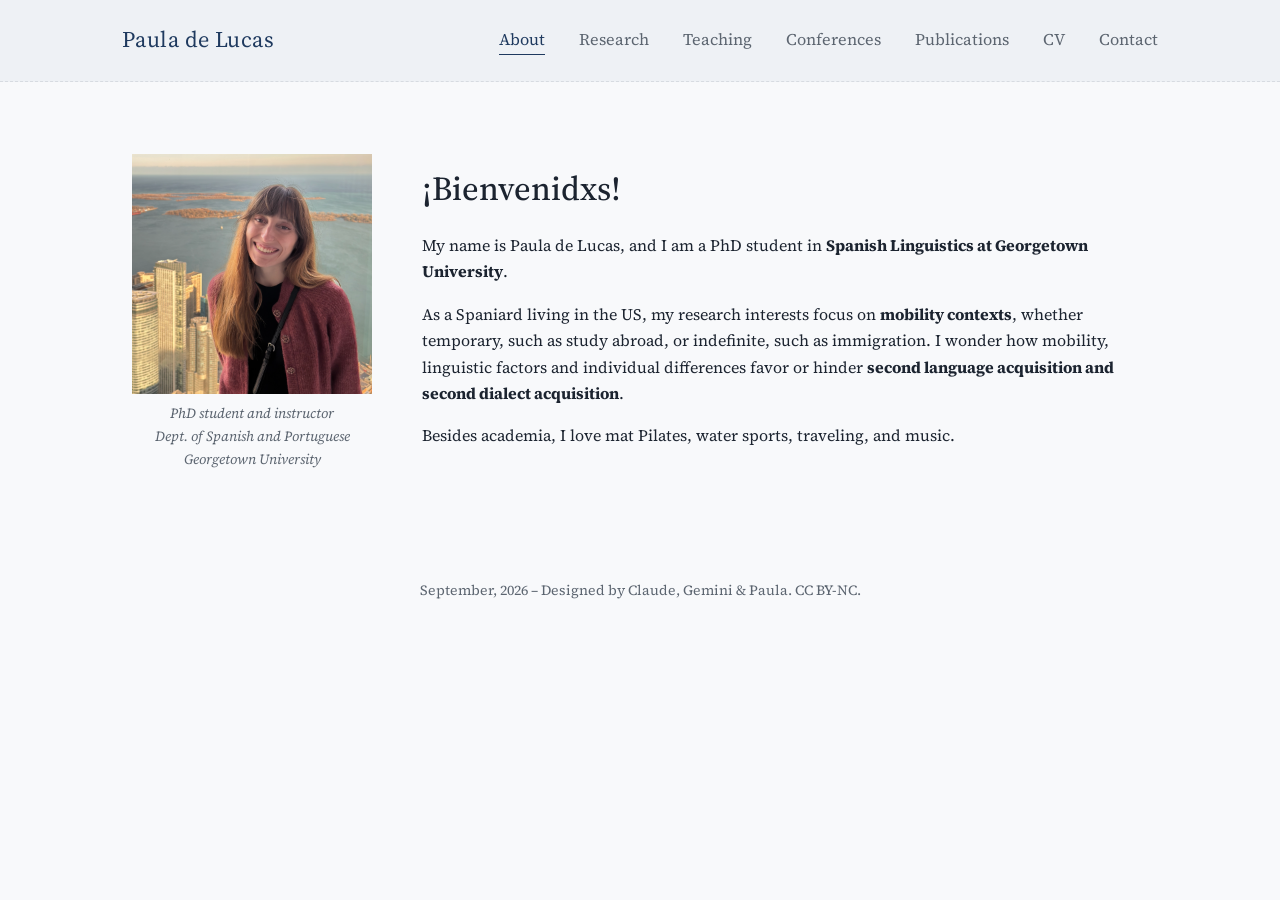
<file: index.html>
<!DOCTYPE html>
<html lang="es">
<head>
<meta charset="UTF-8">
<meta name="viewport" content="width=device-width, initial-scale=1.0">
<title>Paula de Lucas — Perfil académico</title>
<link rel="preconnect" href="https://fonts.googleapis.com">
<link rel="preconnect" href="https://fonts.gstatic.com" crossorigin>
<link href="https://fonts.googleapis.com/css2?family=Source+Serif+4:ital,wght@0,400;0,500;0,600;1,400&display=swap" rel="stylesheet">
<link rel="stylesheet" href="style.css">
</head>
<body>

<header class="topbar">
  <div class="topbar-inner">
    <a href="index.html" class="brand">Paula de Lucas</a>
    <nav class="nav">
      <a href="index.html" class="active">About</a>
      <a href="research.html">Research</a>
      <a href="teaching.html">Teaching</a>
      <a href="conferences.html">Conferences</a>
      <a href="publications.html">Publications</a>
      <a href="cv.html">CV</a>
      <a href="contact.html">Contact</a>
    </nav>
    <button class="nav-toggle" aria-label="Abrir menú" aria-expanded="false">
      <span></span><span></span><span></span>
    </button>
  </div>
</header>

<main>

  <section id="about" class="section about">
    <div class="about-grid">
       <figure class="portrait-container">
           <img class="portrait" src="images/Foto-perfil.png" alt="Foto de perfil">
            <figcaption>PhD student and instructor<br>
              Dept. of Spanish and Portuguese<br>
              Georgetown University</figcaption>
       </figure>
      <div class="about-text">
        <h1>¡Bienvenidxs!</h1>
        <p>
          My name is Paula de Lucas, and I am a PhD student in <b>Spanish Linguistics at Georgetown University</b>.</p>
        <p>
          As a Spaniard living in the US, my research interests focus on <b>mobility contexts</b>, whether temporary, such as study abroad, or indefinite, such as immigration. I wonder how mobility, linguistic factors and individual differences favor or hinder <b>second language acquisition and second dialect acquisition</b>.
        </p>
        <p>
        Besides academia, I love mat Pilates, water sports, traveling, and music. 
          </p>
      </div>
    </div>
  </section>

<footer class="footer">
  <p>September, 2026 – Designed by Claude, Gemini &amp; Paula. CC BY-NC.</p>
</footer>

<script src="script.js"></script>
</body>
</html>
</file>
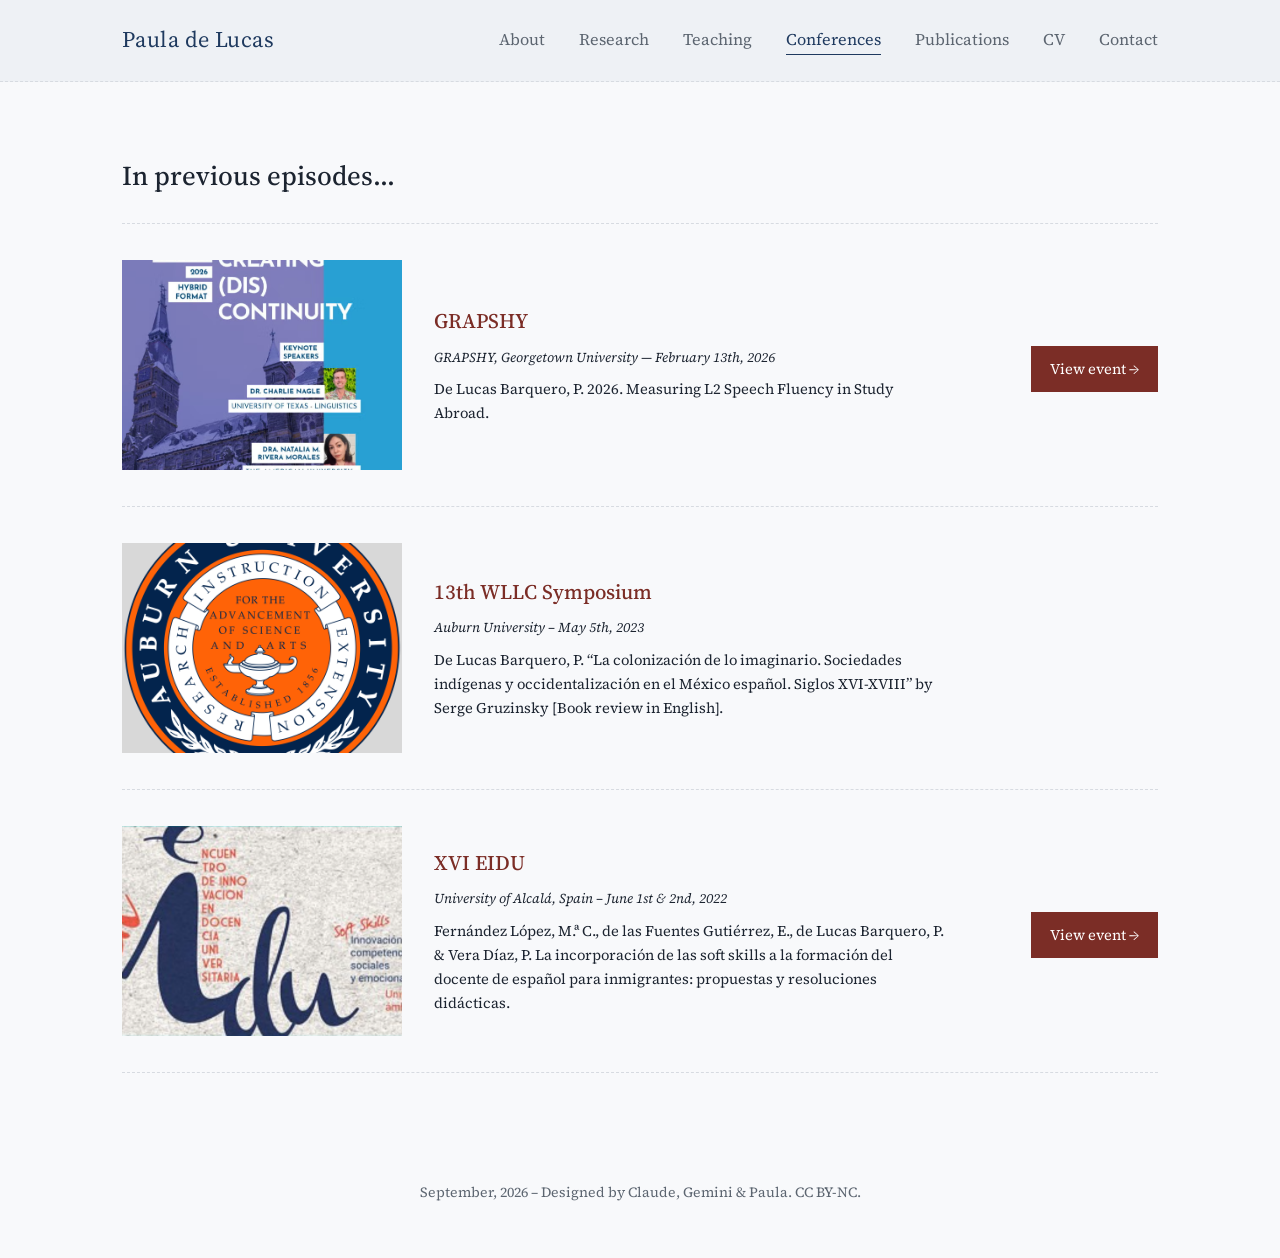
<file: conferences.html>
<!DOCTYPE html>
<html lang="es">
<head>
<meta charset="UTF-8">
<meta name="viewport" content="width=device-width, initial-scale=1.0">
<title>Conferences — Paula de Lucas</title>
<link rel="preconnect" href="https://fonts.googleapis.com">
<link rel="preconnect" href="https://fonts.gstatic.com" crossorigin>
<link href="https://fonts.googleapis.com/css2?family=Source+Serif+4:ital,wght@0,400;0,500;0,600;1,400&display=swap" rel="stylesheet">
<link rel="stylesheet" href="style.css">
</head>
<body>

<header class="topbar">
  <div class="topbar-inner">
    <a href="index.html" class="brand">Paula de Lucas</a>
    <nav class="nav">
      <a href="index.html">About</a>
      <a href="research.html">Research</a>
      <a href="teaching.html">Teaching</a>
      <a href="conferences.html" class="active">Conferences</a>
      <a href="publications.html">Publications</a>
      <a href="cv.html">CV</a>
      <a href="contact.html">Contact</a>
    </nav>
    <button class="nav-toggle" aria-label="Abrir menú" aria-expanded="false">
      <span></span><span></span><span></span>
    </button>
  </div>
</header>

<main>
    <section class="section conferences">
    <h2>In previous episodes...</h2>
    <div class="gallery">

      <article class="gallery-card">
        <div class="gallery-image">
          <img src="images/2026-GRAPSHY.png" alt="2026-GRAPSHY">
        </div>
        <div class="gallery-body">
          <h3>GRAPSHY</h3>
          <p class="gallery-subtitle">GRAPSHY, Georgetown University — February 13th, 2026</p>
          <p class="gallery-desc">
            De Lucas Barquero, P. 2026. Measuring L2 Speech Fluency in Study Abroad.
          </p>
        </div>
        <a class="btn" href="https://spanport.georgetown.edu/graduate-spanish-and-portuguese-student-organization-gspso/graphsy/graphsy-2026/">View event →</a>
      </article>

      <article class="gallery-card">
        <div class="gallery-image">
          <img src="images/2023-WLLC.png" alt="2023-WLLC">
        </div>
        <div class="gallery-body">
          <h3>13th WLLC Symposium</h3>
          <p class="gallery-subtitle">Auburn University – May 5th, 2023</p>
          <p class="gallery-desc">
            De Lucas Barquero, P. “La colonización de lo imaginario. Sociedades indígenas y occidentalización en el México español. Siglos XVI-XVIII” by Serge Gruzinsky [Book review in English].
          </p>
        </div>
      </article>

      <article class="gallery-card">
        <div class="gallery-image">
          <img src="images/2022-EIDU.png" alt="2022-EIDU">
        </div>
        <div class="gallery-body">
          <h3>XVI EIDU</h3>
          <p class="gallery-subtitle">University of Alcalá, Spain – June 1st & 2nd, 2022</p>
          <p class="gallery-desc">
            Fernández López, M.ª C., de las Fuentes Gutiérrez, E., de Lucas Barquero, P. & Vera Díaz, P. La incorporación de las soft skills a la formación del docente de español para inmigrantes: propuestas y resoluciones didácticas.
          </p>
        </div>
        <a class="btn" href="https://www.youtube.com/watch?v=8My4E_zWdJ4">View event →</a>
      </article>

    </div>
  </section>
</main>

<footer class="footer">
  <p>September, 2026 – Designed by Claude, Gemini &amp; Paula. CC BY-NC.</p>
</footer>

<script src="script.js"></script>
</body>
</html>
</file>
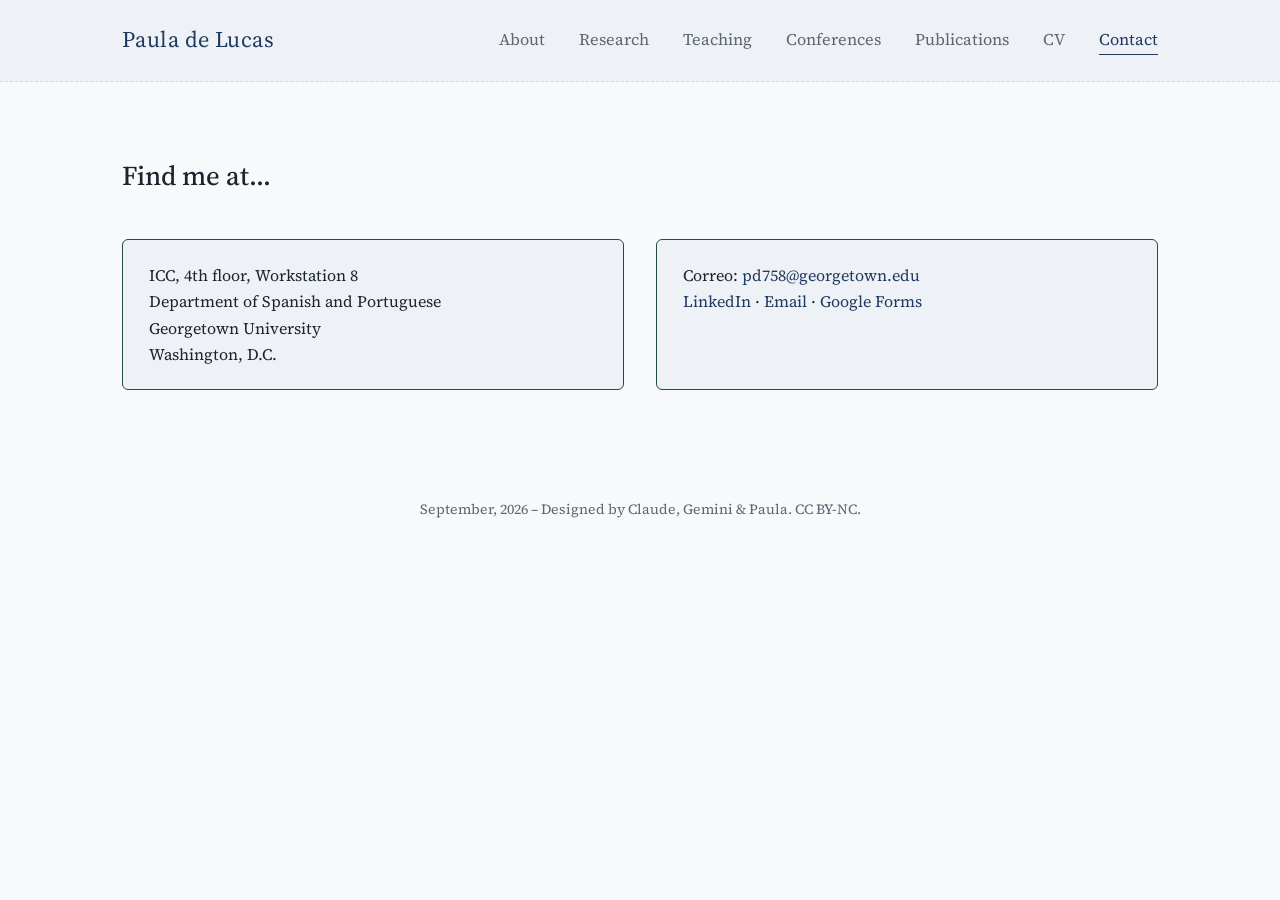
<file: contact.html>
<!DOCTYPE html>
<html lang="es">
<head>
<meta charset="UTF-8">
<meta name="viewport" content="width=device-width, initial-scale=1.0">
<title>Contact — Paula de Lucas</title>
<link rel="preconnect" href="https://fonts.googleapis.com">
<link rel="preconnect" href="https://fonts.gstatic.com" crossorigin>
<link href="https://fonts.googleapis.com/css2?family=Source+Serif+4:ital,wght@0,400;0,500;0,600;1,400&display=swap" rel="stylesheet">
<link rel="stylesheet" href="style.css">
</head>
<body>

<header class="topbar">
  <div class="topbar-inner">
    <a href="index.html" class="brand">Paula de Lucas</a>
    <nav class="nav">
      <a href="index.html">About</a>
      <a href="research.html">Research</a>
      <a href="teaching.html">Teaching</a>
      <a href="conferences.html">Conferences</a>
      <a href="publications.html">Publications</a>
      <a href="cv.html">CV</a>
      <a href="contact.html" class="active">Contact</a>
    </nav>
    <button class="nav-toggle" aria-label="Abrir menú" aria-expanded="false">
      <span></span><span></span><span></span>
    </button>
  </div>
</header>

<main>

  <section class="section contact">
    <h2>Find me at...</h2>
    <div class="contact-grid">
      <p>
        ICC, 4th floor, Workstation 8<br>
        Department of Spanish and Portuguese<br>
        Georgetown University<br>
        Washington, D.C.
      </p>
      <p>
        Correo: <a href="mailto:pd758@georgetown.edu">pd758@georgetown.edu</a><br>
        <a href="http://www.linkedin.com/in/pauladelucasbarquero" target="_blank" rel="noopener">LinkedIn</a> ·
        <a href="mailto:pd758@georgetown.edu" target="_blank" rel="noopener">Email</a> ·
        <a href="https://docs.google.com/forms/d/e/1FAIpQLSdoUyU1csNfBzHPwtzlPDj781omzcnVyioa2bDvHyCXWVt5ug/viewform?usp=header" target="_blank" rel="noopener">Google Forms</a>
      </p>
    </div>
  </section>
  
<footer class="footer">
  <p>September, 2026 – Designed by Claude, Gemini &amp; Paula. CC BY-NC.</p>
</footer>

<script src="script.js"></script>
</body>
</html>
</file>
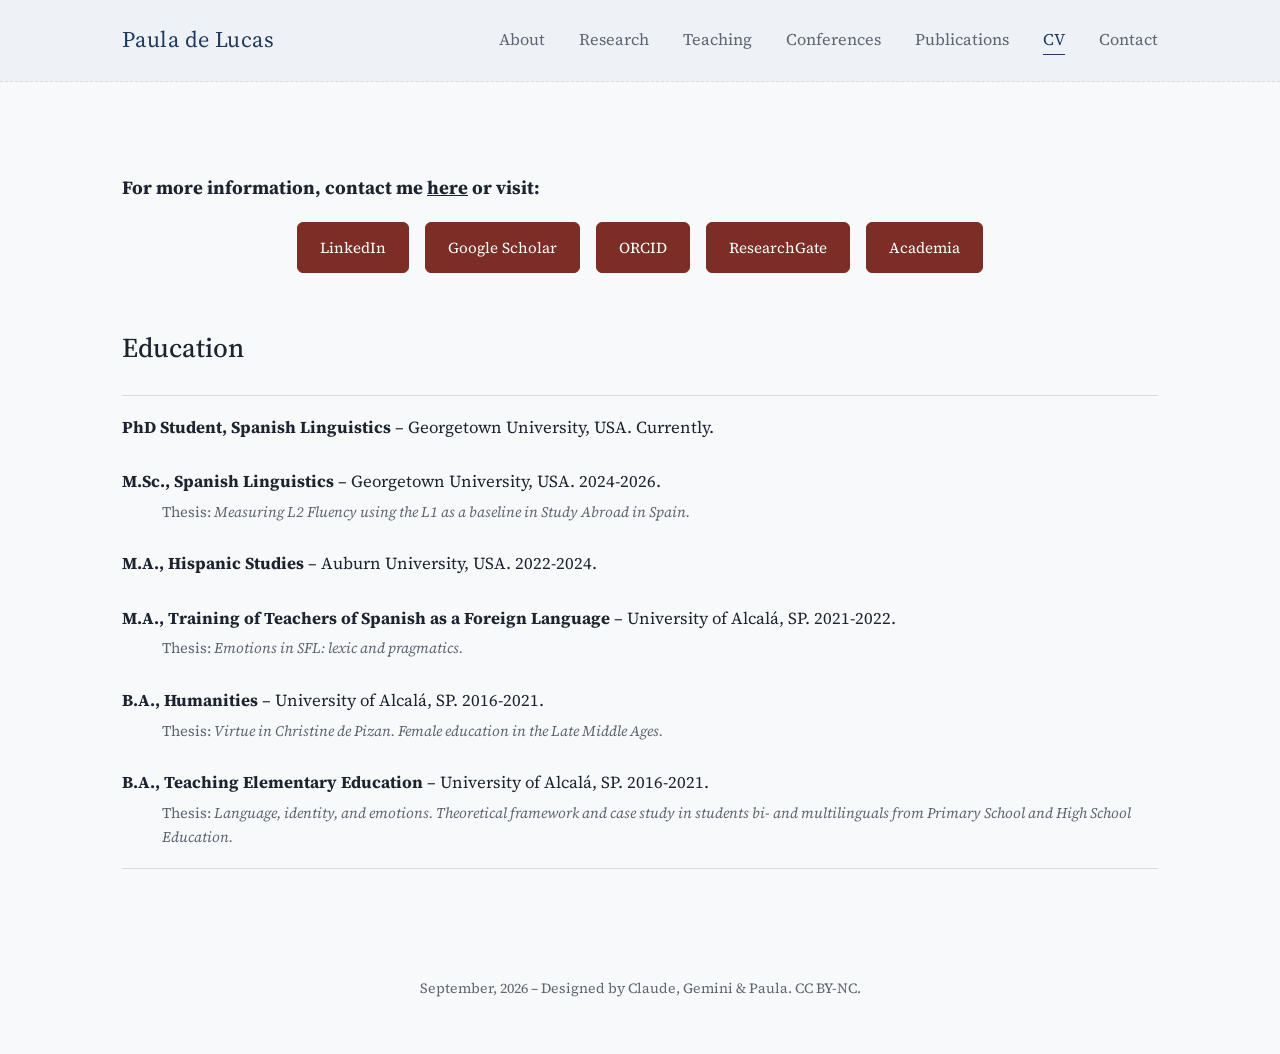
<file: cv.html>
<!DOCTYPE html>
<html lang="es">
<head>
<meta charset="UTF-8">
<meta name="viewport" content="width=device-width, initial-scale=1.0">
<title>CV — Paula de Lucas</title>
<link rel="preconnect" href="https://fonts.googleapis.com">
<link rel="preconnect" href="https://fonts.gstatic.com" crossorigin>
<link href="https://fonts.googleapis.com/css2?family=Source+Serif+4:ital,wght@0,400;0,500;0,600;1,400&display=swap" rel="stylesheet">
<link rel="stylesheet" href="style.css">
</head>
<body>

<header class="topbar">
  <div class="topbar-inner">
    <a href="index.html" class="brand">Paula de Lucas</a>
    <nav class="nav">
      <a href="index.html">About</a>
      <a href="research.html">Research</a>
      <a href="teaching.html">Teaching</a>
      <a href="conferences.html">Conferences</a>
      <a href="publications.html">Publications</a>
      <a href="cv.html" class="active">CV</a>
      <a href="contact.html">Contact</a>
    </nav>
    <button class="nav-toggle" aria-label="Abrir menú" aria-expanded="false">
      <span></span><span></span><span></span>
    </button>
  </div>
</header>

<main>

  <section id="cv" class="section cv">
    <h3>For more information, contact me <a href="mailto:pd758@georgetown.edu"><u>here</u></a> or visit:</h3>
      <div class="find-me-buttons">
        <a class="btn-pill" href="http://www.linkedin.com/in/pauladelucasbarquero" target="_blank" rel="noopener">LinkedIn</a>
        <a class="btn-pill" href="https://scholar.google.com/citations?user=A7CDpbQAAAAJ&hl=en" target="_blank" rel="noopener">Google Scholar</a>
        <a class="btn-pill" href="https://orcid.org/0009-0003-0711-3729" target="_blank" rel="noopener">ORCID</a>
        <a class="btn-pill" href="https://www.researchgate.net/profile/Paula-De-Lucas" target="_blank" rel="noopener">ResearchGate</a>
        <a class="btn-pill" href="https://georgetown.academia.edu/PauladeLucasBarquero" target="_blank" rel="noopener">Academia</a>
      </div>
    <br>
    <br>
        
    <h2>Education</h2>
    <ul class="list">
      <li>
        <span class="list-title"><b>PhD Student, Spanish Linguistics</b> – Georgetown University, USA. Currently.</span><br>
        <span class="list-title"><b>M.Sc., Spanish Linguistics</b> – Georgetown University, USA. 2024-2026.</span>
              <ul span class="list-meta">Thesis: <i>Measuring L2 Fluency using the L1 as a baseline in Study Abroad in Spain.</i></span></ul><br>
        <span class="list-title"><b>M.A., Hispanic Studies</b> – Auburn University, USA. 2022-2024.</span><br>
        <span class="list-title"><b>M.A., Training of Teachers of Spanish as a Foreign Language</b> – University of Alcalá, SP. 2021-2022.</span>
              <ul span class="list-meta">Thesis: <i>Emotions in SFL: lexic and pragmatics.</i></span></ul><br>
        <span class="list-title"><b>B.A., Humanities</b> – University of Alcalá, SP. 2016-2021.</span>
              <ul span class="list-meta">Thesis: <i>Virtue in Christine de Pizan. Female education in the Late Middle Ages.</i></span></ul><br>
        <span class="list-title"><b>B.A., Teaching Elementary Education</b> – University of Alcalá, SP. 2016-2021.</span>
              <ul span class="list-meta">Thesis: <i>Language, identity, and emotions. Theoretical framework and case study in students bi- and multilinguals from Primary School and High School Education.</i></span></ul>
    </li> 
    </ul>
    </span>  
  </section>
   
</main>

<footer class="footer">
  <p>September, 2026 – Designed by Claude, Gemini &amp; Paula. CC BY-NC.</p>
</footer>

<script src="script.js"></script>
</body>
</html>
</file>
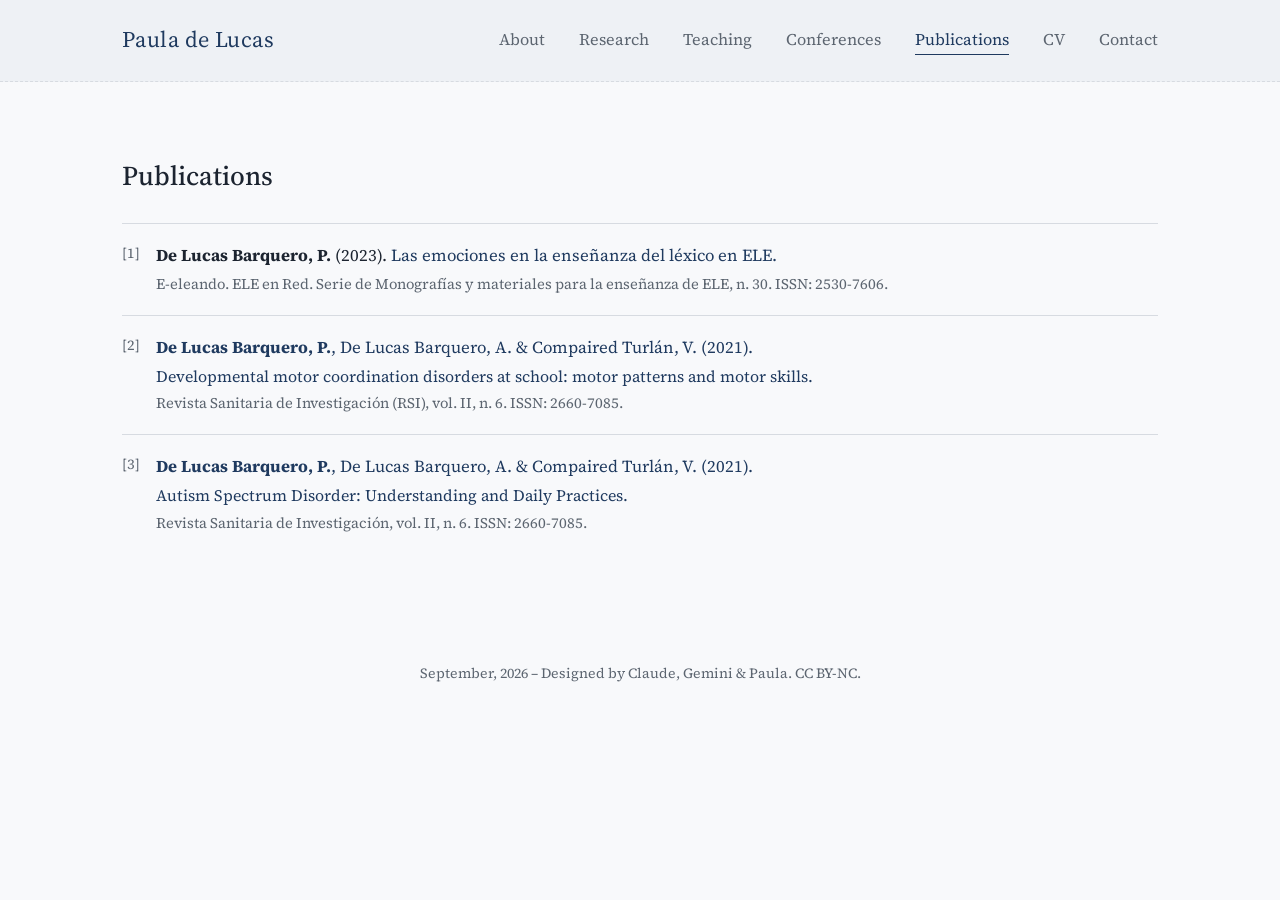
<file: publications.html>
<!DOCTYPE html>
<html lang="es">
<head>
<meta charset="UTF-8">
<meta name="viewport" content="width=device-width, initial-scale=1.0">
<title>Publications — Paula de Lucas</title>
<link rel="preconnect" href="https://fonts.googleapis.com">
<link rel="preconnect" href="https://fonts.gstatic.com" crossorigin>
<link href="https://fonts.googleapis.com/css2?family=Source+Serif+4:ital,wght@0,400;0,500;0,600;1,400&display=swap" rel="stylesheet">
<link rel="stylesheet" href="style.css">
</head>
<body>

<header class="topbar">
  <div class="topbar-inner">
    <a href="index.html" class="brand">Paula de Lucas</a>
    <nav class="nav">
      <a href="index.html">About</a>
      <a href="research.html">Research</a>
      <a href="teaching.html">Teaching</a>
      <a href="conferences.html">Conferences</a>
      <a href="publications.html" class="active">Publications</a>
      <a href="cv.html">CV</a>
      <a href="contact.html">Contact</a>
    </nav>
    <button class="nav-toggle" aria-label="Abrir menú" aria-expanded="false">
      <span></span><span></span><span></span>
    </button>
  </div>
</header>

<main>

  <section class="section">
    <h2>Publications</h2>
    <ul class="list numbered">
      <li>
        <span class="list-title"><b>De Lucas Barquero, P.</b> (2023). <a href="https://www.google.com/url?q=http%3A%2F%2Fhdl.handle.net%2F10017%2F57210&sa=D" /a>Las emociones en la enseñanza del léxico en ELE.</span>
        <span class="list-meta">E-eleando. ELE en Red. Serie de Monografías y materiales para la enseñanza de ELE, n. 30. ISSN: 2530-7606.</span>
      </li>
      <li>
        <span class="list-title"><b>De Lucas Barquero, P.</b>, De Lucas Barquero, A. & Compaired Turlán, V. (2021). <a href="https://www.google.com/url?q=https%3A%2F%2Frevistasanitariadeinvestigacion.com%2Fdesordenes-evolutivos-de-coordinacion-motriz-en-la-escuela-patrones-motores-y-habilidades-motrices%2F&sa=D" /a>Developmental motor coordination disorders at school: motor patterns and motor skills.</span><br>
        <span class="list-meta">Revista Sanitaria de Investigación (RSI), vol. II, n. 6. ISSN: 2660-7085.</span>
      </li>
      <li>
        <span class="list-title"><b>De Lucas Barquero, P.</b>, De Lucas Barquero, A. & Compaired Turlán, V. (2021). <a href="https://www.google.com/url?q=https%3A%2F%2Frevistasanitariadeinvestigacion.com%2Ftrastorno-del-espectro-autista-comprension-y-practicas-diarias%2F&sa=D" /a>Autism Spectrum Disorder: Understanding and Daily Practices.</span><br>
        <span class="list-meta">Revista Sanitaria de Investigación, vol. II, n. 6. ISSN: 2660-7085. </span>
      </li>
    </ul>
  </section>
</main>

<footer class="footer">
  <p>September, 2026 – Designed by Claude, Gemini &amp; Paula. CC BY-NC.</p>
</footer>

<script src="script.js"></script>
</body>
</html>
</file>
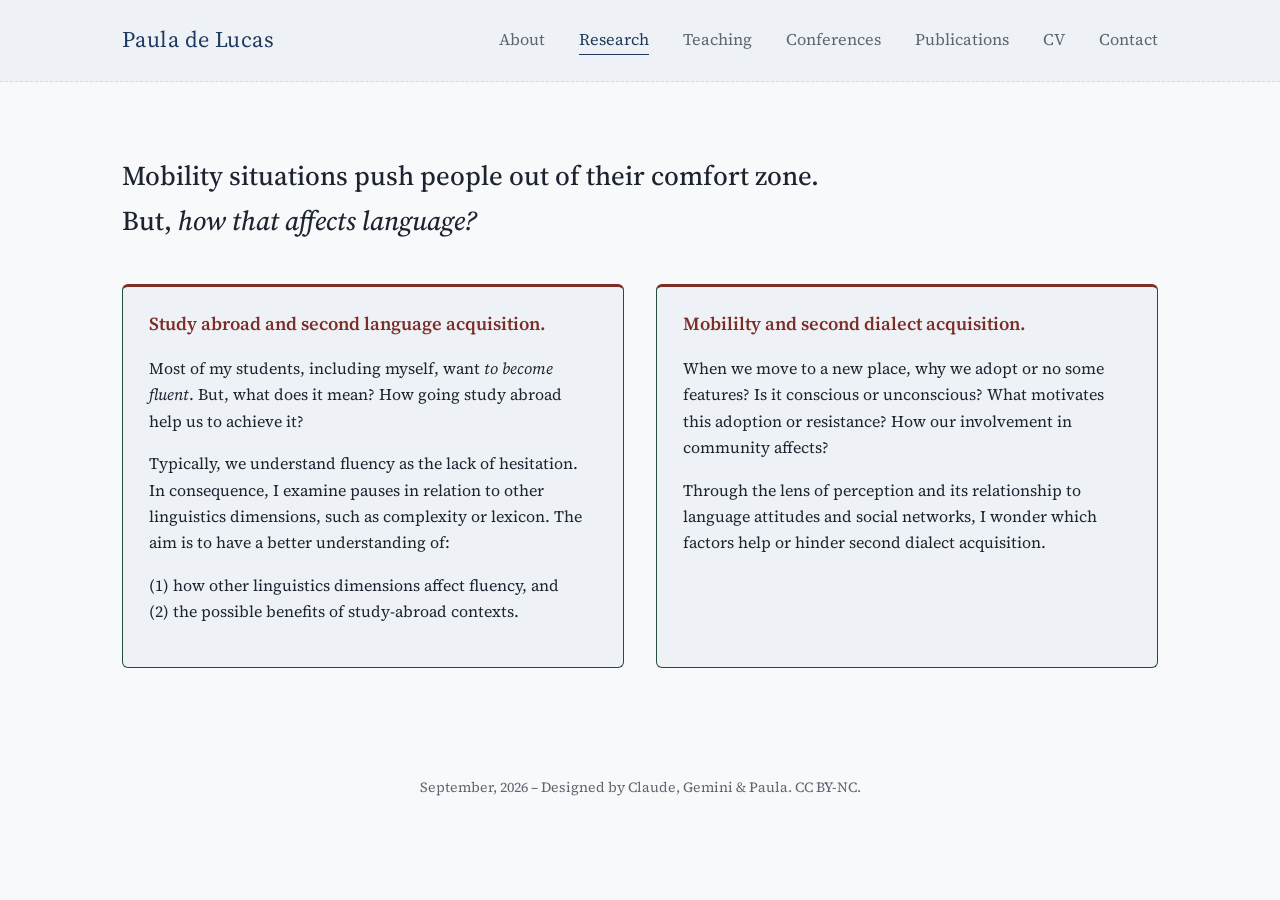
<file: research.html>
<!DOCTYPE html>
<html lang="es">
<head>
<meta charset="UTF-8">
<meta name="viewport" content="width=device-width, initial-scale=1.0">
<title>Research — Paula de Lucas</title>
<link rel="preconnect" href="https://fonts.googleapis.com">
<link rel="preconnect" href="https://fonts.gstatic.com" crossorigin>
<link href="https://fonts.googleapis.com/css2?family=Source+Serif+4:ital,wght@0,400;0,500;0,600;1,400&display=swap" rel="stylesheet">
<link rel="stylesheet" href="style.css">
</head>
<body>

<header class="topbar">
  <div class="topbar-inner">
    <a href="index.html" class="brand">Paula de Lucas</a>
    <nav class="nav">
      <a href="index.html">About</a>
      <a href="research.html" class="active">Research</a>
      <a href="teaching.html">Teaching</a>
      <a href="conferences.html">Conferences</a>
      <a href="publications.html">Publications</a>
      <a href="cv.html">CV</a>
      <a href="contact.html">Contact</a>
    </nav>
    <button class="nav-toggle" aria-label="Abrir menú" aria-expanded="false">
      <span></span><span></span><span></span>
    </button>
  </div>
</header>

<main>

<section id="research" class="section research">
  <h2>Mobility situations push people out of their comfort zone.<br>
    But, <i>how that affects language?</i></h2>
  <div class="cards">
    <article class="card">
      <h3>Study abroad and second language acquisition.</h3>
      <p>
        Most of my students, including myself, want <i>to become fluent</i>. But, what does it mean? How going study abroad help us to achieve it?</p>
       <p>Typically, we understand fluency as the lack of hesitation. In consequence, I examine pauses in relation to other linguistics dimensions, such as complexity or lexicon. The aim is to have a better understanding of:</p>
         <p>(1) how other linguistics dimensions affect fluency, and <br>
         (2) the possible benefits of study-abroad contexts. 
      </p>
    </article>
    <article class="card">
      <h3>Mobililty and second dialect acquisition.</h3>
      <p>
        When we move to a new place, why we adopt or no some features? Is it conscious or unconscious? What motivates this adoption or resistance? How our involvement in community affects? </p>
       <p>Through the lens of perception and its relationship to language attitudes and social networks, I wonder which factors help or hinder second dialect acquisition. 
      </p>
    </article>
  </div>
</section>

<footer class="footer">
  <p>September, 2026 – Designed by Claude, Gemini &amp; Paula. CC BY-NC.</p>
</footer>

<script src="script.js"></script>
</body>
</html>
</file>
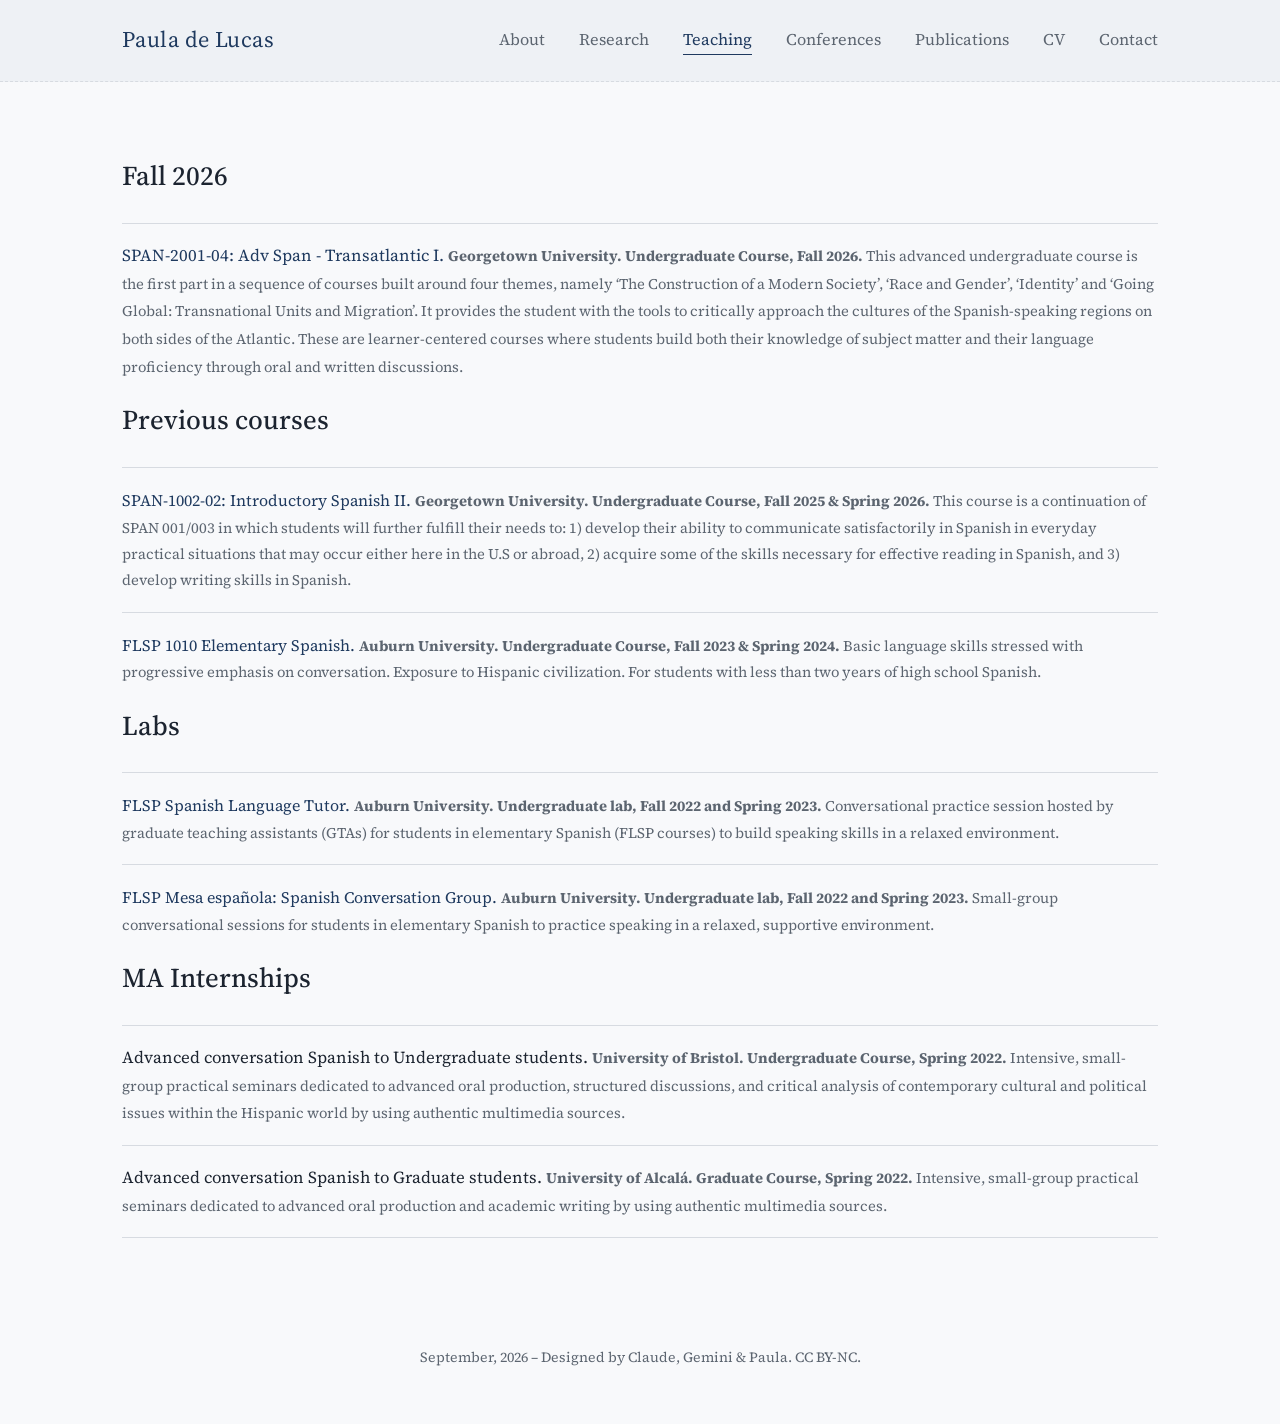
<file: teaching.html>
<!DOCTYPE html>
<html lang="es">
<head>
<meta charset="UTF-8">
<meta name="viewport" content="width=device-width, initial-scale=1.0">
<title>Teaching — Paula de Lucas</title>
<link rel="preconnect" href="https://fonts.googleapis.com">
<link rel="preconnect" href="https://fonts.gstatic.com" crossorigin>
<link href="https://fonts.googleapis.com/css2?family=Source+Serif+4:ital,wght@0,400;0,500;0,600;1,400&display=swap" rel="stylesheet">
<link rel="stylesheet" href="style.css">
</head>
<body>

<header class="topbar">
  <div class="topbar-inner">
    <a href="index.html" class="brand">Paula de Lucas</a>
    <nav class="nav">
      <a href="index.html">About</a>
      <a href="research.html">Research</a>
      <a href="teaching.html" class="active">Teaching</a>
      <a href="conferences.html">Conferences</a>
      <a href="publications.html">Publications</a>
      <a href="cv.html">CV</a>
      <a href="contact.html">Contact</a>
    </nav>
    <button class="nav-toggle" aria-label="Abrir menú" aria-expanded="false">
      <span></span><span></span><span></span>
    </button>
  </div>
</header>

<main>
  
  <section id="teaching" class="section">
    <h2>Fall 2026</h2>
    <ul class="list">
            <li>
        <span class="list-title"><a href="https://www.google.com/url?q=https%3A%2F%2Fgufaculty360.georgetown.edu%2Fs%2Fcourse-catalog%2Fa1oUH00000XKOk1YAH%2Fspan200104%3Fid%3D003UH000004nfMHYAY&sa=D" /a>SPAN-2001-04: Adv Span - Transatlantic I.
        <span class="list-meta"><b>Georgetown University. Undergraduate Course, Fall 2026.</b> This advanced undergraduate course is the first part in a sequence of courses built around four themes, namely ‘The Construction of a Modern Society’, ‘Race and Gender’, ‘Identity’ and ‘Going Global: Transnational Units and Migration’. It provides the student with the tools to critically approach the cultures of the Spanish-speaking regions on both sides of the Atlantic. These are learner-centered courses where students build both their knowledge of subject matter and their language proficiency through oral and written discussions.</span>
      </li>
    </ul>
    
    <h2>Previous courses</h2>
    <ul class="list">
      <li>
        <span class="list-title"><a href="https://www.google.com/url?q=https%3A%2F%2Fgufaculty360.georgetown.edu%2Fs%2Fcourse-catalog%2Fa1oUH00000S5xznYAB%2Fspan100202%3Fid%3D003UH000004nfMHYAY&sa=D" /a>SPAN-1002-02: Introductory Spanish II.</span>
        <span class="list-meta"><b>Georgetown University. Undergraduate Course, Fall 2025 & Spring 2026.</b> This course is a continuation of SPAN 001/003 in which students will further fulfill their needs to: 1) develop their ability to communicate satisfactorily in Spanish in everyday practical situations that may occur either here in the U.S or abroad, 2) acquire some of the skills necessary for effective reading in Spanish, and 3) develop writing skills in Spanish.</span>
      </li>
      <li>
        <span class="list-title"><a href="https://www.google.com/url?q=https%3A%2F%2Fbulletin.auburn.edu%2Fcoursesofinstruction%2Fflsp%2F&sa=D" /a>FLSP 1010 Elementary Spanish.</span>
        <span class="list-meta"><b>Auburn University. Undergraduate Course, Fall 2023 & Spring 2024.</b> Basic language skills stressed with progressive emphasis on conversation. Exposure to Hispanic civilization. For students with less than two years of high school Spanish.</span>
      </li>
    </ul>
    
    <h2>Labs</h2>
    <ul class="list">
      <li>
        <span class="list-title"><a href="https://www.google.com/url?q=https%3A%2F%2Fcla.auburn.edu%2Fworld-languages%2Fcurrent-students%2Fundergraduate%2Fworld-languages-multimedia-center%2F&sa=D" /a>FLSP Spanish Language Tutor.
        <span class="list-meta"><b>Auburn University. Undergraduate lab, Fall 2022 and Spring 2023.</b> Conversational practice session hosted by graduate teaching assistants (GTAs) for students in elementary Spanish (FLSP courses) to build speaking skills in a relaxed environment.</span>
      </li>
      <li>
        <span class="list-title"><a href="https://www.google.com/url?q=https%3A%2F%2Fcla.auburn.edu%2Fworld-languages%2Fcurrent-students%2Fundergraduate%2Fstudent-organizations%2F&sa=D" /a>FLSP Mesa española: Spanish Conversation Group.
        <span class="list-meta"><b>Auburn University. Undergraduate lab, Fall 2022 and Spring 2023.</b> Small-group conversational sessions for students in elementary Spanish to practice speaking in a relaxed, supportive environment.</span>
      </li>
    </ul>

    <h2>MA Internships</h2>
    <ul class="list">
      <li>
        <span class="list-title">Advanced conversation Spanish to Undergraduate students.
        <span class="list-meta"><b>University of Bristol. Undergraduate Course, Spring 2022.</b> Intensive, small-group practical seminars dedicated to advanced oral production, structured discussions, and critical analysis of contemporary cultural and political issues within the Hispanic world by using authentic multimedia sources.</span>
      </li>
      <li>
        <span class="list-title">Advanced conversation Spanish to Graduate students.
        <span class="list-meta"><b>University of Alcalá. Graduate Course, Spring 2022.</b> Intensive, small-group practical seminars dedicated to advanced oral production and academic writing by using authentic multimedia sources.</span>
      </li>
    </ul>
  </section>

<footer class="footer">
  <p>September, 2026 – Designed by Claude, Gemini &amp; Paula. CC BY-NC.</p>
</footer>

<script src="script.js"></script>
</body>
</html>
</file>
<file: style.css>
:root {
  --ink: #1c2430;
  --navy: #1f3a5f;
  --green: #234d3b;
  --muted: #5c6570;
  --line: #d7dbe1;
  --bg: #f8f9fb;
  --surface: #eef1f5;
  --accent: #7b2d26;
  --max-width: 1100px;
}

* { box-sizing: border-box; }

html { scroll-behavior: smooth; }

body {
  margin: 0;
  background: var(--bg);
  color: var(--ink);
  font-family: "Source Serif 4", Georgia, "Times New Roman", serif;
  line-height: 1.65;
  -webkit-font-smoothing: antialiased;
}

a {
  color: inherit;
  text-decoration: none;
}

.section p a,
.list a,
.contact-grid a {
  color: var(--navy);
  border-bottom: 1px solid transparent;
  transition: border-color 0.15s ease;
}

.section p a:hover,
.list a:hover,
.contact-grid a:hover {
  border-bottom-color: var(--navy);
}

/* ---------- Top bar ---------- */

.topbar {
  position: sticky;
  top: 0;
  background: var(--surface);
  z-index: 10;
  border-bottom: 1px dashed var(--line);
}

.topbar-inner {
  max-width: 1100px;
  margin: 0 auto;
  padding: 22px 32px;
  display: flex;
  align-items: center;
  justify-content: space-between;
}

.brand {
  font-size: 1.4rem;
  letter-spacing: 0.02em;
  color: var(--navy);
}

.nav {
  display: flex;
  gap: 34px;
}

.nav a {
  color: var(--muted);
  font-size: 1.02rem;
  padding-bottom: 2px;
  border-bottom: 1px solid transparent;
  transition: color 0.15s ease, border-color 0.15s ease;
}

.nav a:hover,
.nav a:focus-visible,
.nav a.active {
  color: var(--navy);
  border-color: var(--navy);
}

.nav-toggle {
  display: none;
  flex-direction: column;
  gap: 5px;
  background: none;
  border: none;
  cursor: pointer;
  padding: 4px;
}

.nav-toggle span {
  width: 22px;
  height: 1.5px;
  background: var(--ink);
}

/* ---------- Sections ---------- */

.section {
  max-width: var(--max-width);
  margin: 0 auto;
  padding: 72px 32px;
  border-bottom: 1px dashed var(--line);
}

.section:last-of-type {
  border-bottom: none;
}

.section h2 {
  font-size: 1.7rem;
  font-weight: 500;
  margin: 0 0 24px;
}

.section p {
  color: var(--ink);
  max-width: 68ch;
}

/* About */

.about-grid {
  display: grid;
  grid-template-columns: 260px 1fr;
  gap: 40px;
  align-items: center;
}

.portrait {
  width: 240px;
  height: 240px;
  background: linear-gradient(160deg, #e4e4e4, #cfcfcf);
  object-fit: cover;
  display: block;
  margin: 0 auto;
}

.portrait-container {
  display: block;
  margin: 0 auto;
  text-align: center;
}

.portrait-container figcaption {
  font-size: 14px;
  margin-top: 8px;
  color: var(--muted);
  font-style: italic;
  text-align: center;
}

.about-text h1 {
  font-size: 2.1rem;
  font-weight: 500;
  margin: 0 0 6px;
}

.about-text p {
  max-width: none;
}

.role {
  color: var(--muted);
  font-style: italic;
  margin-top: 0;
  margin-bottom: 20px;
}

/* Research */

.cards {
  grid-template-columns: repeat(2, 1fr);
  display: grid;
  gap: 32px;
  margin-top: 40px;
}

.card {
  border: 1px solid var(--green);
  border-top: 3px solid var(--accent);
  border-radius: 6px;
  background: var(--surface);
  padding: 22px 26px 26px;
}

.card h3 {
  font-size: 1.15rem;
  font-weight: 600;
  color: var(--accent);
  margin: 0 0 10px;
}

.card p {
  color: var(--ink);
  font-size: 1rem;
}

.card em {
  font-style: italic;
}

/* Lists (teaching, conferences, publications) */

.list {
  list-style: none;
  margin: 0;
  padding: 0;
}

.list li {
  display: flex;
  flex-direction: column;
  padding: 18px 0;
  border-top: 1px solid var(--line);
}

.list li:last-child {
  border-bottom: 1px solid var(--line);
}

.list-title {
  font-size: 1.05rem;
}

.list-meta {
  color: var(--muted);
  font-size: 0.92rem;
  margin-top: 4px;
}

.list.numbered {
  counter-reset: pub;
}

.list.numbered li {
  padding-left: 34px;
  position: relative;
}

.list.numbered li::before {
  counter-increment: pub;
  content: "[" counter(pub) "]";
  position: absolute;
  left: 0;
  color: var(--muted);
  font-size: 0.9rem;
}

/* Conferences gallery */

.gallery {
  display: flex;
  flex-direction: column;
}

.gallery-card {
  display: grid;
  grid-template-columns: 280px 1fr 180px;
  gap: 32px;
  align-items: center;
  padding: 36px 0;
  border-top: 1px dashed var(--line);
  background: var(--bg);
}

.gallery-card .btn {
  justify-self: end;
  align-self: center;
}

.gallery:last-child .gallery-card:last-child,
.gallery-card:last-child {
  border-bottom: 1px dashed var(--line);
}

.gallery-image {
  width: 100%;
  aspect-ratio: 4 / 3;
  background: #d8d8d8;
  overflow: hidden;
}

.gallery-image img {
  width: 100%;
  height: 100%;
  object-fit: cover;
  display: block;
}

.gallery-body {
  display: flex;
  flex-direction: column;
  gap: 8px;
}

.gallery-body h3 {
  font-size: 1.3rem;
  font-weight: 500;
  color: var(--accent);
  margin: 0;
}

.gallery-subtitle {
  color: var(--muted);
  font-size: 0.85rem;
  font-style: italic;
  margin: 0;
}

.gallery-desc {
  font-size: 0.92rem;
  color: var(--ink);
  margin: 0;
}

.btn {
  align-self: flex-start;
  background: var(--accent);
  color: #ffffff;
  padding: 10px 18px;
  font-size: 0.92rem;
  margin-top: 8px;
  border: 1px solid var(--accent);
  transition: background 0.15s ease, color 0.15s ease;
}

.btn:hover,
.btn:focus-visible {
  background: #5f221c;
}

/* CV */

.cv-link {
  display: inline-block;
  margin-top: 8px;
  border-bottom: 1px solid var(--ink);
  padding-bottom: 2px;
}

.find-me {
  display: flex;
  align-items: center;
  flex-wrap: wrap;
  gap: 20px;
  margin-top: 48px;
}

.find-me-label {
  color: var(--accent);
  font-size: 1.1rem;
}

.find-me-buttons {
  display: flex;
  flex-wrap: wrap;
  justify-content: center;
  gap: 16px;
}

.btn-pill {
  background: var(--accent);
  color: #ffffff;
  padding: 12px 22px;
  border-radius: 6px;
  font-size: 0.95rem;
  border: 1px solid var(--accent);
  transition: background 0.15s ease;
}

.btn-pill:hover,
.btn-pill:focus-visible {
  background: #5f221c;
}

/* Contact */

.contact p {
  margin-bottom: 18px;
}

.contact-grid {
  display: grid;
  grid-template-columns: 1fr 1fr;
  gap: 32px;
  margin-top: 8px;
}

.contact-grid p {
  border: 1px solid var(--green);
  border-radius: 6px;
  background: var(--surface);
  padding: 22px 26px;
  margin-bottom: 0;
}

/* ---------- Framed boxes ---------- */
/* Utilidad reutilizable: envuelve cualquier bloque en <div class="box">...</div>
   para darle este aspecto de ficha/recuadro académico. */

.box {
  border: 1px solid var(--green);
  border-radius: 6px;
  background: var(--surface);
  padding: 24px 28px;
}

/* ---------- Footer / date bar ---------- */

.footer {
  text-align: center;
  padding: 22px 32px 40px;
  color: var(--muted);
  font-size: 0.88rem;
}

/* ---------- Responsive ---------- */

@media (max-width: 720px) {
  .nav {
    position: absolute;
    top: 100%;
    left: 0;
    right: 0;
    background: var(--surface);
    border-bottom: 1px dashed var(--line);
    flex-direction: column;
    gap: 0;
    display: none;
  }

  .nav.open {
    display: flex;
  }

  .nav a {
    padding: 14px 32px;
    border-bottom: 1px solid var(--line);
  }

  .nav-toggle {
    display: flex;
  }

  .about-grid {
    grid-template-columns: 1fr;
  }

  .portrait {
    width: 180px;
    height: 180px;
  }

  .cards {
    grid-template-columns: 1fr;
    gap: 24px;
  }

  .gallery-card {
    grid-template-columns: 1fr;
    gap: 16px;
    padding: 24px 0;
  }

  .gallery-card .btn {
    justify-self: start;
  }
}

@media (prefers-reduced-motion: reduce) {
  html { scroll-behavior: auto; }
}
</file>
